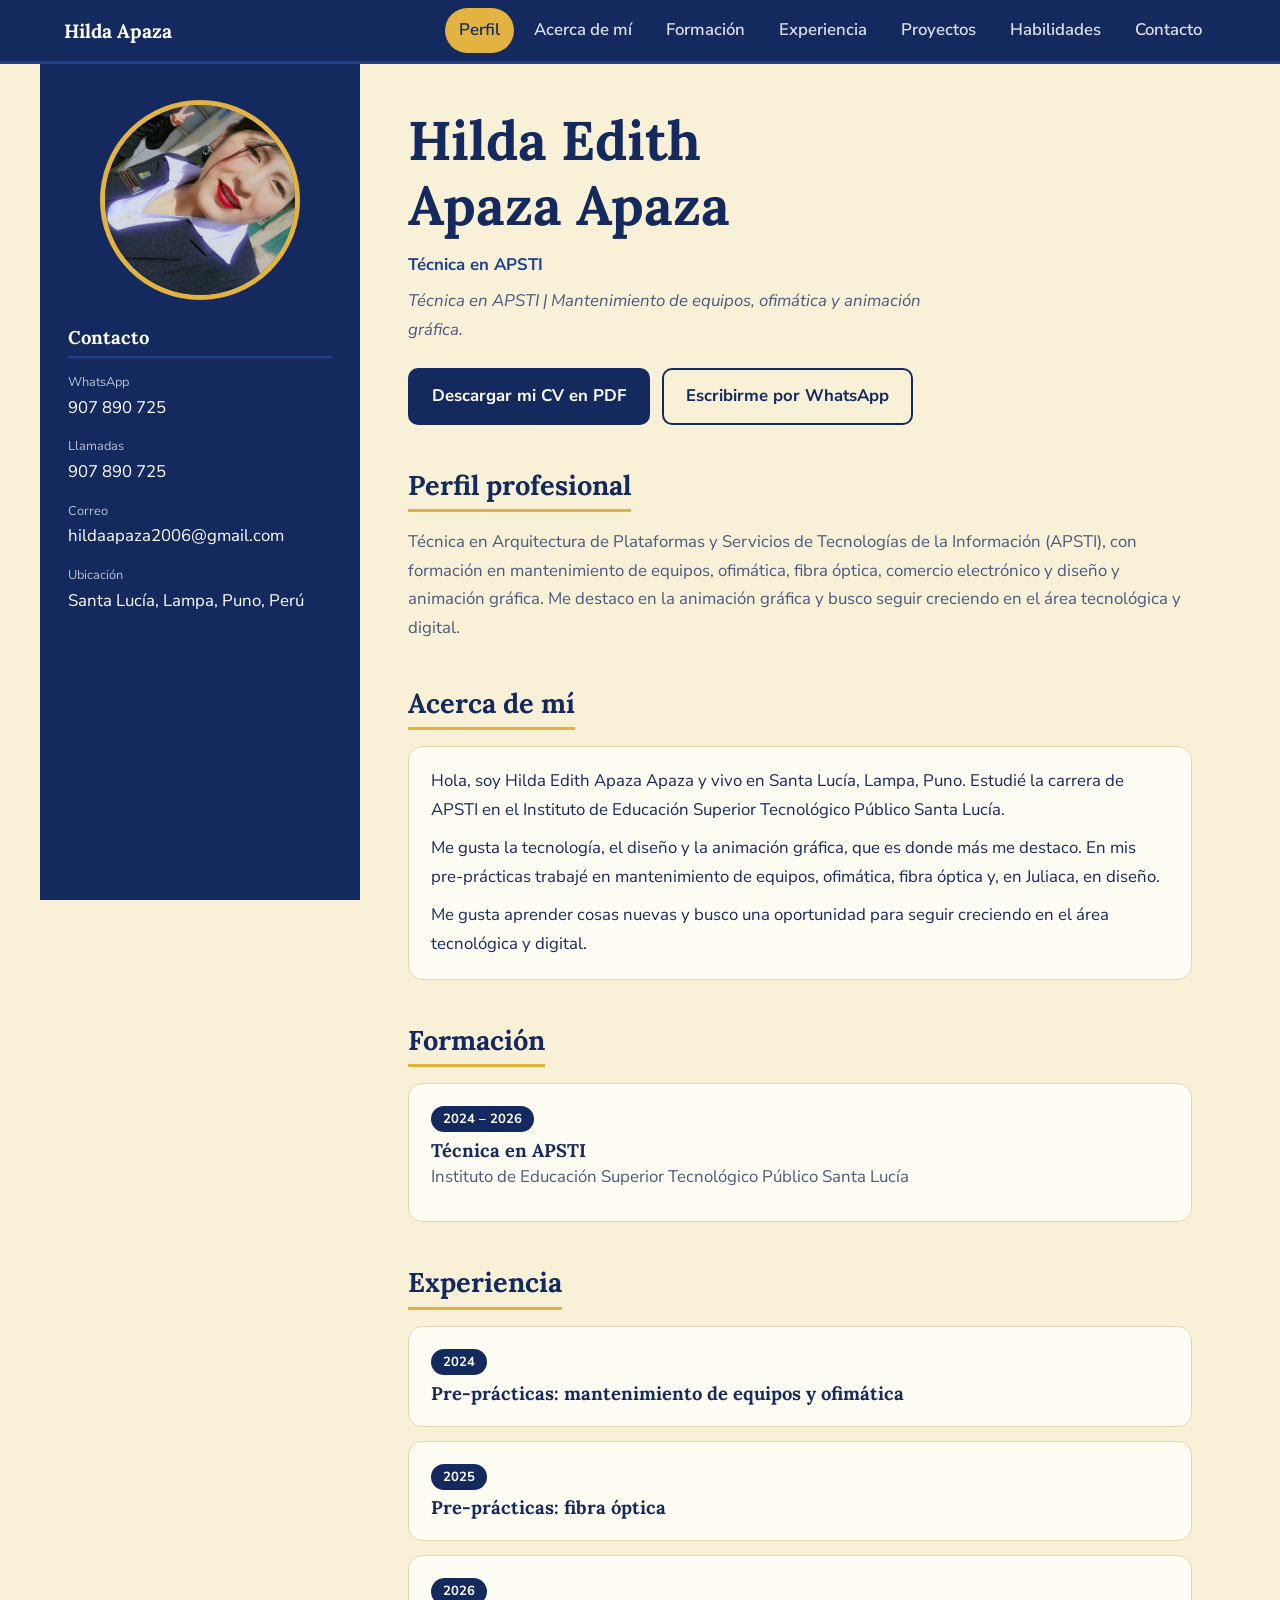
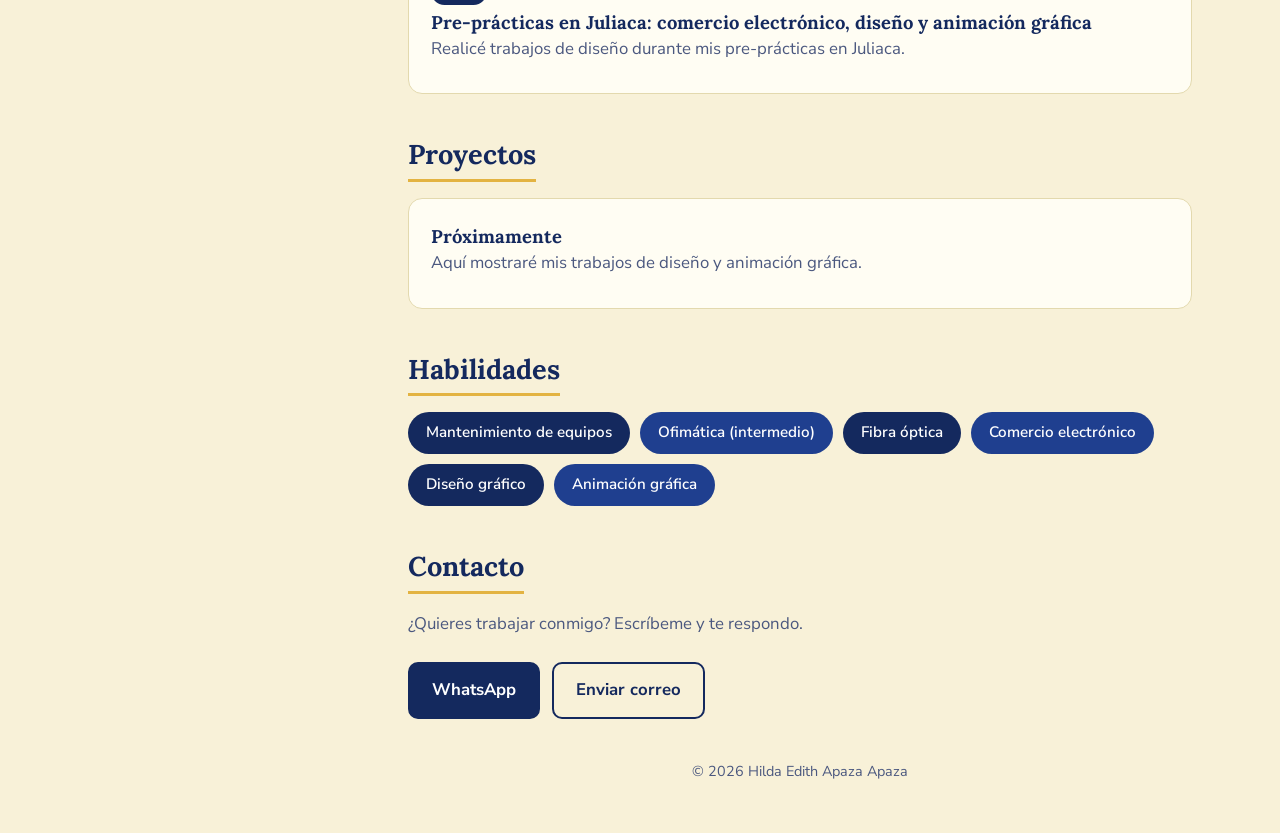
<file: index.html>
<!DOCTYPE html>
<html lang="es">
<head>
<meta charset="utf-8">
<meta name="viewport" content="width=device-width, initial-scale=1">
<title>Hilda Edith Apaza Apaza – CV</title>
<meta name="description" content="Currículum de Hilda Edith Apaza Apaza, técnica en APSTI: mantenimiento de equipos, fibra óptica, comercio electrónico y animación gráfica.">
<link rel="preconnect" href="https://fonts.googleapis.com">
<link rel="preconnect" href="https://fonts.gstatic.com" crossorigin>
<link href="https://fonts.googleapis.com/css2?family=Lora:wght@500;700&family=Nunito+Sans:wght@400;600;700&display=swap" rel="stylesheet">
<style>
/* ===== Colores: cambia aquí para personalizar toda la página ===== */
:root{
  --navy:#14295E;
  --navy2:#1F3F8F;
  --cream:#F8F1D8;
  --card:#FFFDF3;
  --ink:#14295E;
  --muted:#4B587F;
  --line:#E3D9AE;
  --gold:#E3B341;
  --nav-h:64px;
}
*,*::before,*::after{box-sizing:border-box}
html{scroll-behavior:smooth;scroll-padding-top:calc(var(--nav-h) + 16px)}
body{margin:0;background:var(--cream);color:var(--ink);font:400 1.05rem/1.7 "Nunito Sans",system-ui,sans-serif}
h1,h2,h3{font-family:Lora,Georgia,serif;margin:0;line-height:1.2}
a{color:inherit}
:focus-visible{outline:3px solid var(--gold);outline-offset:3px}

/* ===== Menú superior ===== */
.nav{position:sticky;top:0;z-index:10;height:var(--nav-h);background:var(--navy);color:#fff;border-bottom:3px solid var(--navy2)}
.nav .in{max-width:1200px;height:100%;margin:0 auto;padding:0 24px;display:flex;align-items:center;justify-content:space-between;gap:20px}
.marca{font:700 1.2rem Lora,serif;text-decoration:none;white-space:nowrap}
.nav ul{list-style:none;margin:0;padding:0;display:flex;gap:6px;overflow-x:auto}
.nav li a{display:block;text-decoration:none;padding:8px 14px;border-radius:999px;font-weight:600;white-space:nowrap;opacity:.85}
.nav li a:hover{opacity:1;background:rgba(255,255,255,.1)}
.nav li a.activo{opacity:1;background:var(--gold);color:var(--navy)}

/* ===== Estructura ===== */
.page{max-width:1200px;margin:0 auto;display:grid;grid-template-columns:320px 1fr}
.side{
  background:var(--navy);color:#fff;padding:36px 28px;
  position:sticky;top:var(--nav-h);height:calc(100vh - var(--nav-h));overflow-y:auto;
}
.avatar{position:relative;display:grid;place-items:center;width:200px;height:200px;margin:0 auto 26px;border-radius:50%;overflow:hidden;border:5px solid var(--gold);background:var(--navy2);font:700 3.6rem Lora,serif;color:var(--gold)}
.avatar img{position:absolute;inset:0;width:100%;height:100%;object-fit:cover}
.side h2{font-size:1.15rem;padding-bottom:8px;margin-bottom:14px;border-bottom:2px solid var(--navy2)}
.side dl{margin:0;display:grid;gap:14px}
.side dt{font-size:.8rem;opacity:.7}
.side dd{margin:0;overflow-wrap:anywhere}
.side a{text-decoration:none}
.side a:hover{text-decoration:underline}

.main{padding:44px 48px 20px}

/* ===== Portada ===== */
.hero h1{font-size:clamp(2.2rem,5vw,3.4rem);color:var(--navy)}
.rol{margin:12px 0 0;font-weight:700;color:var(--navy2)}
.lema{margin:8px 0 0;font-style:italic;color:var(--muted);max-width:52ch}
.botones{display:flex;flex-wrap:wrap;gap:12px;margin-top:24px}
.btn{display:inline-block;text-decoration:none;font-weight:700;padding:12px 22px;border-radius:10px;border:2px solid var(--navy)}
.btn.lleno{background:var(--navy);color:#fff}
.btn.vacio{background:transparent;color:var(--navy)}
.btn:hover{background:var(--navy2);border-color:var(--navy2);color:#fff}

/* ===== Secciones ===== */
section.bloque{margin-top:44px}
.bloque h2{font-size:1.7rem;margin-bottom:16px;padding-bottom:8px;border-bottom:3px solid var(--gold);display:inline-block}
.bloque p{margin:0 0 10px;color:var(--muted)}
.tarjeta{background:var(--card);border:1px solid var(--line);border-radius:14px;padding:20px 22px;margin-bottom:14px}
.tarjeta h3{font-size:1.15rem;margin:6px 0 2px}
.fecha{display:inline-block;background:var(--navy);color:#fff;font-weight:700;font-size:.82rem;padding:2px 12px;border-radius:999px}
.acerca p{color:var(--ink)}
.acerca p:last-child{margin-bottom:0}
.chips{list-style:none;margin:0;padding:0;display:flex;flex-wrap:wrap;gap:10px}
.chips li{background:var(--navy);color:#fff;padding:8px 18px;border-radius:999px;font-weight:600;font-size:.95rem}
.chips li:nth-child(even){background:var(--navy2)}
footer{text-align:center;color:var(--muted);font-size:.9rem;padding:40px 0 30px}

/* ===== Celular ===== */
@media (max-width:860px){
  .page{grid-template-columns:1fr}
  .side{position:static;height:auto}
  .main{padding:30px 20px 10px}
  .nav .in{padding:0 12px}
  .marca{display:none}
}
@media (prefers-reduced-motion:reduce){html{scroll-behavior:auto}}
@media print{.nav,.botones{display:none}.side{position:static;height:auto}}
</style>
</head>
<body>

<nav class="nav" aria-label="Menú principal"><div class="in">
  <a class="marca" href="#perfil">Hilda Apaza</a>
  <ul id="menu">
    <li><a href="#perfil">Perfil</a></li>
    <li><a href="#acerca">Acerca de mí</a></li>
    <li><a href="#formacion">Formación</a></li>
    <li><a href="#experiencia">Experiencia</a></li>
    <li><a href="#proyectos">Proyectos</a></li>
    <li><a href="#habilidades">Habilidades</a></li>
    <li><a href="#contacto">Contacto</a></li>
  </ul>
</div></nav>

<div class="page">

  <aside class="side">
    <div class="avatar">HA<img src="foto.jpg" alt="Foto de Hilda Edith Apaza Apaza" onerror="this.remove()"></div>
    <h2>Contacto</h2>
    <dl>
      <div><dt>WhatsApp</dt><dd><a href="https://wa.me/51907890725" target="_blank" rel="noopener">907 890 725</a></dd></div>
      <div><dt>Llamadas</dt><dd><a href="tel:+51907890725">907 890 725</a></dd></div>
      <div><dt>Correo</dt><dd><a href="mailto:hildaapaza2006@gmail.com">hildaapaza2006@gmail.com</a></dd></div>
      <div><dt>Ubicación</dt><dd>Santa Lucía, Lampa, Puno, Perú</dd></div>
    </dl>
  </aside>

  <main class="main">

    <header class="hero" id="perfil">
      <h1>Hilda Edith<br>Apaza Apaza</h1>
      <p class="rol">Técnica en APSTI</p>
      <p class="lema">Técnica en APSTI | Mantenimiento de equipos, ofimática y animación gráfica.</p>
      <div class="botones">
        <a class="btn lleno" href="cv-hilda.pdf" download>Descargar mi CV en PDF</a>
        <a class="btn vacio" href="https://wa.me/51907890725" target="_blank" rel="noopener">Escribirme por WhatsApp</a>
      </div>

      <section class="bloque">
        <h2>Perfil profesional</h2>
        <p>Técnica en Arquitectura de Plataformas y Servicios de Tecnologías de la Información (APSTI), con formación en mantenimiento de equipos, ofimática, fibra óptica, comercio electrónico y diseño y animación gráfica. Me destaco en la animación gráfica y busco seguir creciendo en el área tecnológica y digital.</p>
      </section>
    </header>

    <section class="bloque" id="acerca">
      <h2>Acerca de mí</h2>
      <div class="tarjeta acerca">
        <p>Hola, soy Hilda Edith Apaza Apaza y vivo en Santa Lucía, Lampa, Puno. Estudié la carrera de APSTI en el Instituto de Educación Superior Tecnológico Público Santa Lucía.</p>
        <p>Me gusta la tecnología, el diseño y la animación gráfica, que es donde más me destaco. En mis pre-prácticas trabajé en mantenimiento de equipos, ofimática, fibra óptica y, en Juliaca, en diseño.</p>
        <p>Me gusta aprender cosas nuevas y busco una oportunidad para seguir creciendo en el área tecnológica y digital.</p>
      </div>
    </section>

    <section class="bloque" id="formacion">
      <h2>Formación</h2>
      <div class="tarjeta">
        <span class="fecha">2024 – 2026</span>
        <h3>Técnica en APSTI</h3>
        <p>Instituto de Educación Superior Tecnológico Público Santa Lucía</p>
      </div>
    </section>

    <section class="bloque" id="experiencia">
      <h2>Experiencia</h2>
      <div class="tarjeta"><span class="fecha">2024</span><h3>Pre-prácticas: mantenimiento de equipos y ofimática</h3></div>
      <div class="tarjeta"><span class="fecha">2025</span><h3>Pre-prácticas: fibra óptica</h3></div>
      <div class="tarjeta"><span class="fecha">2026</span><h3>Pre-prácticas en Juliaca: comercio electrónico, diseño y animación gráfica</h3><p>Realicé trabajos de diseño durante mis pre-prácticas en Juliaca.</p></div>
    </section>

    <section class="bloque" id="proyectos">
      <h2>Proyectos</h2>
      <div class="tarjeta">
        <h3>Próximamente</h3>
        <p>Aquí mostraré mis trabajos de diseño y animación gráfica.</p>
      </div>
    </section>

    <section class="bloque" id="habilidades">
      <h2>Habilidades</h2>
      <ul class="chips">
        <li>Mantenimiento de equipos</li>
        <li>Ofimática (intermedio)</li>
        <li>Fibra óptica</li>
        <li>Comercio electrónico</li>
        <li>Diseño gráfico</li>
        <li>Animación gráfica</li>
      </ul>
    </section>

    <section class="bloque" id="contacto">
      <h2>Contacto</h2>
      <p>¿Quieres trabajar conmigo? Escríbeme y te respondo.</p>
      <div class="botones">
        <a class="btn lleno" href="https://wa.me/51907890725" target="_blank" rel="noopener">WhatsApp</a>
        <a class="btn vacio" href="mailto:hildaapaza2006@gmail.com">Enviar correo</a>
      </div>
    </section>

    <footer>© <span id="anio"></span> Hilda Edith Apaza Apaza</footer>
  </main>
</div>

<script>
document.getElementById("anio").textContent = new Date().getFullYear();

// Resalta en el menú la sección que estás viendo
var enlaces = document.querySelectorAll("#menu a");
var secciones = ["perfil","acerca","formacion","experiencia","proyectos","habilidades","contacto"]
  .map(function(id){ return document.getElementById(id); });
function marcar(){
  var y = window.scrollY + 120, actual = secciones[0].id;
  secciones.forEach(function(s){ if (s.offsetTop <= y) actual = s.id; });
  if (window.innerHeight + window.scrollY >= document.body.scrollHeight - 4) actual = "contacto";
  enlaces.forEach(function(a){ a.classList.toggle("activo", a.getAttribute("href") === "#" + actual); });
}
window.addEventListener("scroll", marcar, {passive:true});
marcar();
</script>
</body>
</html>
</file>
